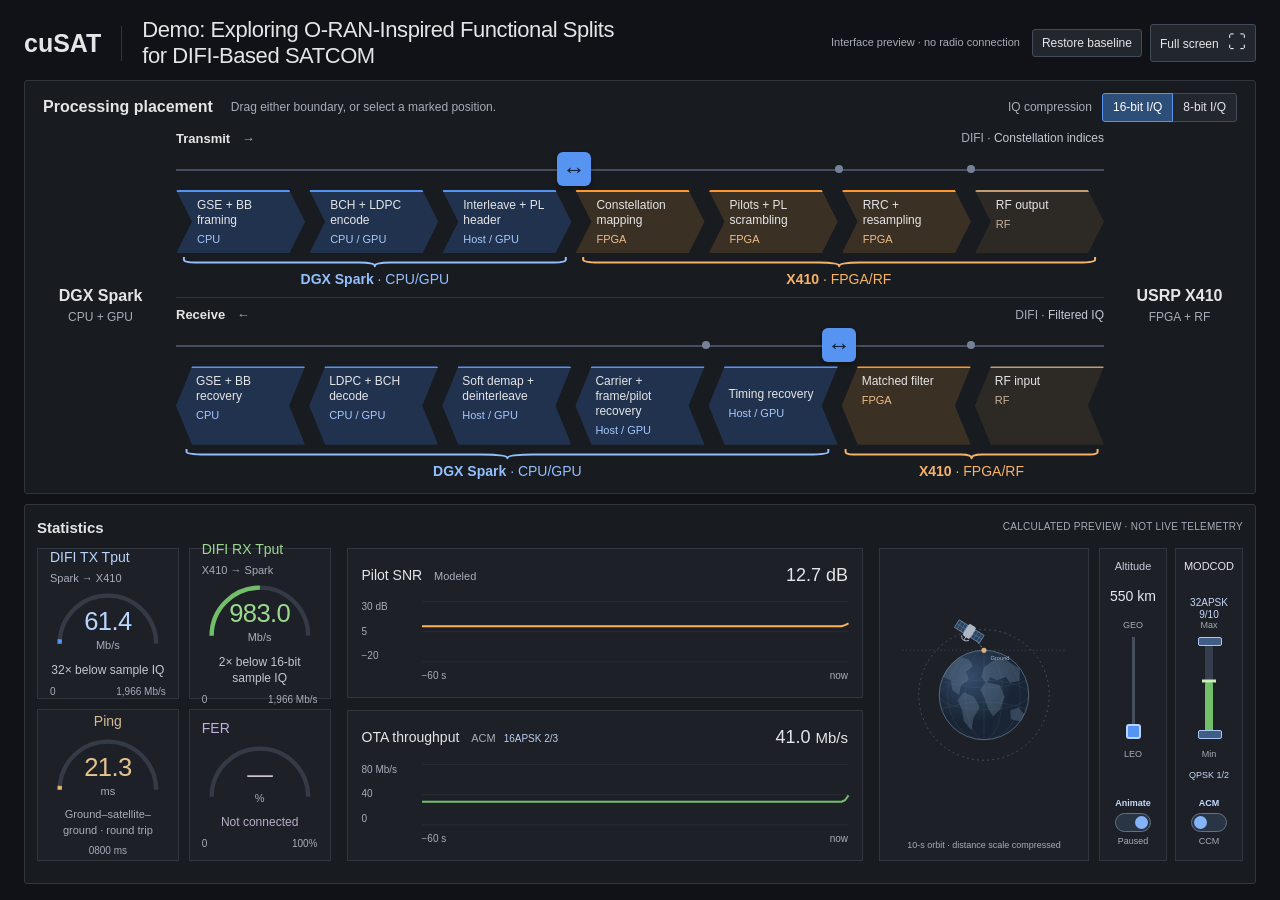
<file: deployment/difi-compression/dashboard/split-preview/index.html>
<!doctype html>
<html lang="en">
<head>
  <meta charset="utf-8">
  <meta name="viewport" content="width=device-width, initial-scale=1">
  <meta name="description" content="Explore cuSAT processing placement between a DGX Spark and an X410. Standalone interface preview with calculated payload budgets.">
  <title>cuSAT · Functional splits</title>
  <link rel="stylesheet" href="style.css">
</head>
<body>
<main>
  <header>
    <div class="identity"><span class="wordmark">cuSAT</span><h1>Demo: Exploring O-RAN-Inspired Functional Splits<br>for DIFI-Based SATCOM</h1></div>
    <div class="header-actions"><span class="preview-status">Interface preview · no radio connection</span><button id="reset" class="quiet">Restore baseline</button><span id="action" class="sr-only" role="status">Automatic ACM preview</span><button id="fullscreen" class="quiet">Full screen <span aria-hidden="true">⛶</span></button></div>
  </header>
  <section class="split-workspace" aria-labelledby="placement-title">
    <div class="section-heading"><h2 id="placement-title">Processing placement</h2><p>Drag either boundary, or select a marked position.</p><div class="precision-control"><h3>IQ compression</h3><div class="segmented" role="group" aria-label="Receive IQ precision"><button data-bits="16" aria-pressed="true" class="selected">16-bit I/Q</button><button data-bits="8" aria-pressed="false">8-bit I/Q</button></div></div><div class="placement-key"><span><i class="host-key"></i>Host / GPU</span><span><i class="fpga-key"></i>FPGA</span></div></div>
    <div class="topology">
      <aside class="device spark">
        <h3>DGX Spark</h3><p>CPU + GPU</p>
      </aside>
      <div class="processing">
        <div class="pipeline" id="tx-pipeline">
          <div class="row-heading"><h3>Transmit <span aria-hidden="true">→</span></h3><span id="tx-description">Constellation indices</span></div>
          <div class="split-rail" id="tx-split" role="slider" tabindex="0" aria-label="Transmit functional split" aria-valuemin="0" aria-valuemax="2" aria-valuenow="0" >
            <span class="rail-line"></span><div class="stops" id="tx-stops"></div><span class="split-thumb" aria-hidden="true"><span>↔</span></span>
          </div>
          <div class="blocks" id="tx-blocks"></div>
          <div class="ownership" id="tx-ownership"></div>
          <div class="boundary-line" aria-hidden="true"></div>
          <p class="transport-note" id="tx-transport"></p>
        </div>
        <div class="pipeline" id="rx-pipeline">
          <div class="row-heading"><h3>Receive <span aria-hidden="true">←</span></h3><div class="rx-heading-controls"><span id="rx-description">Filtered IQ</span></div></div>
          <div class="split-rail" id="rx-split" role="slider" tabindex="0" aria-label="Receive functional split" aria-valuemin="0" aria-valuemax="2" aria-valuenow="1" >
            <span class="rail-line"></span><div class="stops" id="rx-stops"></div><span class="split-thumb" aria-hidden="true"><span>↔</span></span>
          </div>
          <div class="blocks" id="rx-blocks"></div>
          <div class="ownership" id="rx-ownership"></div>
          <div class="boundary-line" aria-hidden="true"></div>
          <p class="transport-note" id="rx-transport"></p>
        </div>
      </div>
      <aside class="device radio">
        <h3>USRP X410</h3><p>FPGA + RF</p>
      </aside>
    </div>

  </section>
  <section class="measurements" aria-label="Calculated demo statistics">
    <div class="metrics-heading"><h2>Statistics</h2><span class="calculated">CALCULATED PREVIEW · NOT LIVE TELEMETRY</span></div>
    <div class="budget">
      <div class="budget-values">
        <article class="gauge-card tx-gauge"><h3>DIFI TX Tput <span>Spark → X410</span></h3><div class="gauge"><svg viewBox="0 0 240 140" aria-hidden="true"><path class="gauge-track" d="M20 120 A100 100 0 0 1 220 120" pathLength="100"/><path id="tx-arc" class="gauge-arc" d="M20 120 A100 100 0 0 1 220 120" pathLength="100"/></svg><strong id="tx-rate">30.7 <small>Mb/s</small></strong></div><p id="tx-reduction">64× below sample IQ</p><div class="gauge-scale"><span>0</span><span>1,966 Mb/s</span></div></article>
        <article class="gauge-card rx-gauge"><h3>DIFI RX Tput <span>X410 → Spark</span></h3><div class="gauge"><svg viewBox="0 0 240 140" aria-hidden="true"><path class="gauge-track" d="M20 120 A100 100 0 0 1 220 120" pathLength="100"/><path id="rx-arc" class="gauge-arc" d="M20 120 A100 100 0 0 1 220 120" pathLength="100"/></svg><strong id="rx-rate">983.0 <small>Mb/s</small></strong></div><p id="rx-reduction">2× below sample IQ</p><div class="gauge-scale"><span>0</span><span>1,966 Mb/s</span></div></article>        <article class="gauge-card ping-gauge"><h3>Ping</h3><div class="gauge"><svg viewBox="0 0 240 140" aria-hidden="true"><path class="gauge-track" d="M20 120 A100 100 0 0 1 220 120" pathLength="100"/><path id="ping-arc" class="gauge-arc" d="M20 120 A100 100 0 0 1 220 120" pathLength="100"/></svg><strong id="ping-rate">— <small>ms</small></strong></div><p>Ground–satellite–ground · round trip</p><div class="gauge-scale"><span>0</span><span>800 ms</span></div></article><article class="gauge-card fer-gauge"><h3>FER</h3><div class="gauge"><svg viewBox="0 0 240 140" aria-hidden="true"><path class="gauge-track" d="M20 120 A100 100 0 0 1 220 120" pathLength="100"/></svg><strong id="fer-rate">— <small>%</small></strong></div><p>Not connected</p><div class="gauge-scale"><span>0</span><span>100%</span></div></article>
      </div>
    </div>
    <div class="live-panel graph-stack">
      <section class="signal-panel"><div class="section-heading"><h3>Pilot SNR <span>Modeled</span></h3><strong id="snr-metric">—</strong></div><div class="trend-chart" role="img" aria-label="Modeled pilot SNR over the last 60 seconds, with gaps when line of sight is lost"><div class="axis-labels"><span>30 dB</span><span>5</span><span>−20</span></div><svg id="trend" viewBox="0 0 800 200" preserveAspectRatio="none" aria-hidden="true"><path class="chart-grid" d="M0 5H800 M0 100H800 M0 195H800"/><path id="snr-trend" class="trend-line snr-line"/></svg><div class="chart-time"><span>−60 s</span><span>now</span></div></div></section>
      <section class="signal-panel"><div class="section-heading"><h3>OTA throughput <span id="modcod-mode">ACM</span><span id="modcod-value">—</span></h3><strong id="ota-rate">—</strong></div><div class="trend-chart" role="img" aria-label="Calculated OTA coded-rate ceiling over the last 60 seconds; not measured throughput"><div class="axis-labels"><span>80 Mb/s</span><span>40</span><span>0</span></div><svg viewBox="0 0 800 200" preserveAspectRatio="none" aria-hidden="true"><path class="chart-grid" d="M0 5H800 M0 100H800 M0 195H800"/><path id="ota-trend" class="trend-line ota-line"/></svg><div class="chart-time"><span>−60 s</span><span>now</span></div></div></section>
    </div>
    <aside class="orbit-panel" aria-label="Satellite animation, altitude and modulation controls">
      <div class="orbit-scene-box"><svg class="orbit-scene" viewBox="0 0 300 300" role="img" aria-label="Animated schematic Earth and satellite during a visible LEO pass">
          <defs><radialGradient id="globe-shade" cx="35%" cy="30%"><stop offset="0" stop-color="#344d6b"/><stop offset="1" stop-color="#192636"/></radialGradient><clipPath id="globe-clip"><circle cx="150" cy="170" r="85"/></clipPath></defs>
          <circle id="orbit-track" cx="150" cy="150" r="102" class="orbit-track"/>
          <g class="globe" transform="translate(26.47 10) scale(.82353)"><circle cx="150" cy="170" r="85" fill="url(#globe-shade)"/><g clip-path="url(#globe-clip)"><path class="land" d="M76 116L101 98 121 102 129 115 116 126 121 141 106 153 103 170 90 161 87 142 72 136Z M111 165L131 173 142 194 130 213 126 237 112 220 108 197 100 180Z M150 117L172 102 192 104 218 120 218 143 199 147 192 136 174 142 162 136 155 148 145 136Z M153 146L180 151 189 174 181 197 167 211 157 194 150 174 143 160Z M200 199L216 194 228 209 218 220 201 216Z"/><g class="globe-grid"><ellipse cx="150" cy="170" rx="35" ry="85"/><ellipse cx="150" cy="170" rx="69" ry="85"/><ellipse cx="150" cy="170" rx="85" ry="28"/><path d="M65 142Q150 171 235 142 M65 198Q150 169 235 198 M150 85V255"/></g></g><circle cx="150" cy="170" r="85" class="globe-rim"/></g>
          <path d="M22 80H278" class="orbit-horizon"/><line id="orbit-link" x1="150" y1="80" x2="150" y2="45"/>
          <circle cx="150" cy="80" r="4" class="ground-point"/><text x="160" y="95" class="station-label">Ground</text>
          <g id="satellite-position" class="satellite"><path class="solar-panel" d="M-23-7H-7V7H-23Z M7-7H23V7H7Z"/><path class="solar-grid" d="M-18-7V7 M-12-7V7 M-23 0H-7 M12-7V7 M18-7V7 M7 0H23"/><rect class="satellite-bus" x="-6" y="-10" width="12" height="20" rx="2"/><path class="antenna" d="M0 10V16 M-7 12Q0 21 7 12"/></g>
          <g id="link-lost" hidden><rect x="58" y="12" width="184" height="26" rx="3"/><text x="150" y="29" text-anchor="middle">LINK LOST · 24× SPEED</text></g>
        </svg><p id="orbit-note">550-km LEO · schematic, not to scale</p></div>
      <div class="satellite-controls"><div class="satellite-control-column"><div class="vertical-control altitude-control" id="altitude-control"><label for="altitude">Altitude</label><output id="altitude-value" for="altitude">550 km</output><span class="vertical-max">GEO</span><input id="altitude" type="range" min="0" max="1000" step="1" value="0" aria-label="Satellite altitude, 550 kilometers to GEO" aria-orientation="vertical"><span class="vertical-min">LEO</span></div><label class="mode-switch"><span id="animation-label">Animate</span><input type="checkbox" id="animation-toggle" role="switch" aria-label="Animate satellite orbit" checked><span class="switch-track" aria-hidden="true"></span><span id="pause-label">Paused</span></label></div><div class="satellite-control-column"><div class="modulation-column"><h3>MODCOD</h3><div class="acm-thermometer" id="acm-thermometer"><label for="acm-max">Max <output id="acm-max-value">32APSK 9/10</output></label><div class="thermometer-scale"><div class="thermometer-track"><div id="modcod-fill"></div><span id="modcod-indicator"></span></div><input id="acm-min" type="range" min="0" max="7" step="1" value="0" aria-label="Minimum ACM MODCOD" aria-orientation="vertical"><input id="acm-max" type="range" min="0" max="7" step="1" value="7" aria-label="Maximum ACM MODCOD" aria-orientation="vertical"><div id="modcod-meter" role="meter" aria-label="Selected ACM MODCOD" aria-valuemin="0" aria-valuemax="7" aria-valuenow="0"></div></div><label for="acm-min">Min <output id="acm-min-value">QPSK 1/2</output></label></div><div class="vertical-control modcod-control" id="modcod-control" hidden><output id="modcod-manual-value" for="modcod">QPSK 1/2</output><span class="vertical-max">32APSK</span><div class="ccm-green-track"><div id="ccm-fill"></div><span id="ccm-indicator"></span></div><input type="range" id="modcod" min="0" max="7" step="1" value="0" aria-label="Manual CCM MODCOD" aria-orientation="vertical"><span class="vertical-min">QPSK</span></div></div><label class="mode-switch"><span id="acm-label">ACM</span><input type="checkbox" id="ccm-toggle" role="switch" aria-label="Use CCM with manual MODCOD instead of ACM"><span class="switch-track" aria-hidden="true"></span><span id="ccm-label">CCM</span></label></div></div>
    </aside>
  </section>
  <footer><span>Standalone preview · split changes do not configure hardware</span><span>cuSAT processing stages · Figure 3</span></footer>
</main>
<script src="app.js"></script>
</body>
</html>
</file>
<file: deployment/difi-compression/dashboard/split-preview/style.css>
:root { color-scheme:dark; --ground:#111217; --paper:#181b1f; --ink:#e4e5e7; --muted:#a7adb7; --line:#30353e; --blue:#5794f2; --host:#20324d; --fpga:#3b3024; --rx:#73bf69; }
* { box-sizing:border-box; }
body { margin:0; background:var(--ground); color:var(--ink); font:14px/1.4 Arial,Helvetica,sans-serif; }
h1,h2,h3,p { margin:0; } h1 { font-size:22px; line-height:1.2; font-weight:500; letter-spacing:-.02em; } h2 { font-size:16px; font-weight:550; } h3 { font-size:13px; font-weight:500; }
main { margin:0 auto; max-width:2400px; padding:16px 24px; display:grid; gap:10px; }
header { display:flex; justify-content:space-between; align-items:center; gap:20px; }
.identity { display:flex; align-items:center; gap:20px; }.wordmark { font-size:25px; font-weight:650; padding-right:20px; border-right:1px solid var(--line); }
.header-actions { display:flex; align-items:center; gap:14px; }.preview-status { font-size:12px; color:var(--muted); }
button { font:inherit; cursor:pointer; background:#22262d; color:var(--ink); border:1px solid #444b58; border-radius:3px; padding:8px 12px; }button:hover { background:#303640; border-color:#6c7687; }button:active { background:#384458; }
button:focus-visible,input:focus-visible,[role=slider]:focus-visible { outline:2px solid var(--blue); outline-offset:3px; }
.quiet { padding:5px 9px; font-size:12px; white-space:nowrap; }.quiet span { margin-left:6px; font-size:18px; }
.split-workspace,.configuration,.measurements { min-width:0; background:var(--paper); border:1px solid var(--line); border-radius:3px; }
.split-workspace { padding:12px 18px; }
.section-heading { display:flex; align-items:center; gap:18px; }.section-heading p { color:var(--muted); font-size:12px; }.placement-key { display:none; }
.topology { display:grid; grid-template-columns:115px minmax(0,1fr) 115px; gap:18px; align-items:center; margin-top:8px; }
.device { text-align:center; }.device h3 { font-size:16px; font-weight:600; }.device p { color:var(--muted); font-size:12px; margin-top:2px; }
.product-image { position:relative; height:72px; margin-bottom:8px; overflow:hidden; }.radio img { width:115px; height:72px; object-fit:contain; }.spark img { position:absolute; width:200px; height:200px; max-width:none; left:50%; top:50%; transform:translate(-50%,-50%); }
.processing { min-width:0; }.pipeline { position:relative; --boundary:42.857%; }.pipeline+.pipeline { margin-top:8px; padding-top:8px; border-top:1px solid var(--line); }
.row-heading { display:flex; justify-content:space-between; align-items:center; gap:10px; }.row-heading h3 { font-size:13px; font-weight:550; }.row-heading h3 span { margin-left:8px; color:var(--muted); }.row-heading>span { font-size:12px; color:#c4c9d2; }.row-heading>span::before { content:'DIFI · '; color:var(--muted); }
.split-rail { position:relative; height:25px; cursor:ew-resize; touch-action:none; }.rail-line { position:absolute; top:12px; left:0; right:0; height:1px; background:#454e5c; }
.stop { position:absolute; top:0; width:28px; height:25px; transform:translateX(-50%); padding:0; border:0; background:transparent; }.stop:hover { background:transparent; }.stop::before { content:''; position:absolute; top:9px; left:11px; width:6px; height:6px; background:#748197; border-radius:50%; }.stop:hover::before { background:#fff; }
.split-thumb { position:absolute; top:1px; left:var(--boundary); width:23px; height:23px; transform:translateX(-50%); background:#5794f2; color:#101d30; border-radius:4px; font-size:18px; line-height:22px; text-align:center; pointer-events:none; }
.blocks { display:grid; grid-template-columns:repeat(7,minmax(0,1fr)); gap:4px; }.block { min-width:0; min-height:56px; padding:6px; background:var(--fpga); border-top:2px solid #ff9830; border-radius:2px; }.block.host { background:var(--host); border-color:var(--blue); }.block strong { display:block; font-size:12px; font-weight:500; line-height:1.25; }.block small { display:block; font-size:11px; margin-top:4px; color:#efbd87; }.block.host small { color:#a6c9ff; }.block.rf { background:#2d2925; border-color:#c29c74; }.block.rf small { color:#c8b39b; }
.ownership { display:grid; grid-template-columns:var(--boundary) minmax(0,1fr); margin-top:4px; }.ownership>div { padding:0 4px; min-width:0; text-align:center; }.ownership svg { display:block; width:100%; height:11px; fill:none; stroke:currentColor; stroke-width:2; stroke-linecap:round; stroke-linejoin:round; }.ownership path { vector-effect:non-scaling-stroke; }.ownership span { display:block; font-size:14px; line-height:1.35; margin-top:2px; }.ownership b { font-weight:600; }.host-owner { color:#93bfff; }.fpga-owner { color:#f8b268; }
.boundary-line { display:none; }.transport-note { display:none; }
.configuration { display:grid; grid-template-columns:1fr 1.3fr 1.3fr .7fr; align-items:center; gap:28px; padding:24px 18px 9px; position:relative; }.config-title { position:absolute; top:5px; left:18px; font-size:11px; color:var(--muted); font-weight:500; letter-spacing:.025em; }.configuration h3 { margin-bottom:6px; }.configuration p { display:none; }
.segmented { display:flex; }.segmented button { border-radius:0; padding:6px 12px; font-size:12px; }.segmented button:first-child { border-radius:3px 0 0 3px; }.segmented button:last-child { margin-left:-1px; border-radius:0 3px 3px 0; }.segmented .selected { background:#2d4e78; border-color:#5794f2; color:#fff; position:relative; }
.slider-heading { display:flex; justify-content:space-between; align-items:baseline; gap:8px; margin-bottom:3px; }.slider-heading label { font-size:13px; }.slider-heading label span { margin-left:5px; font-size:11px; color:var(--muted); }output { font-size:16px; font-weight:500; color:#e5eaf2; white-space:nowrap; }
input[type=range] { width:100%; margin:0; height:17px; appearance:none; background:transparent; cursor:pointer; accent-color:var(--blue); }input[type=range]::-webkit-slider-runnable-track { height:3px; background:#454e5c; }input[type=range]::-webkit-slider-thumb { appearance:none; width:15px; height:15px; margin-top:-6px; background:var(--blue); border:2px solid #b8d5ff; border-radius:3px; }input[type=range]::-moz-range-track { height:3px; background:#454e5c; }input[type=range]::-moz-range-thumb { width:12px; height:12px; background:var(--blue); border:2px solid #b8d5ff; border-radius:3px; }
.ticks { display:flex; justify-content:space-between; font-size:10px; color:var(--muted); }.reset-control button { width:100%; font-size:12px; }
.measurements { display:grid; grid-template-columns:minmax(0,.65fr) minmax(0,1.35fr); grid-template-rows:auto minmax(0,1fr) auto; gap:10px 16px; padding:12px; }
.metrics-heading { grid-column:1/-1; display:flex; justify-content:space-between; align-items:center; gap:12px; }.metrics-heading h2 { font-size:15px; }.calculated { font-size:10px; color:#a5acb8; letter-spacing:.025em; }
.budget { min-width:0; min-height:0; }.budget-values { display:grid; grid-template-columns:1fr 1fr; gap:10px; height:100%; }.gauge-card { min-width:0; background:#1d2027; border:1px solid var(--line); padding:12px; display:flex; flex-direction:column; justify-content:center; }
.gauge-card h3 { color:#b8d5ff; font-size:15px; font-weight:500; }.rx-gauge h3 { color:#9bd98d; }.gauge-card h3 span { display:block; color:var(--muted); font-size:11px; font-weight:400; margin-top:3px; }
.gauge { position:relative; width:100%; max-width:240px; margin:auto; }.gauge svg { display:block; width:100%; height:auto; }.gauge-track,.gauge-arc { fill:none; stroke-width:9; stroke-linecap:butt; }.gauge-track { stroke:#353b45; }.gauge-arc { stroke:var(--blue); stroke-dasharray:1.6 100; transition:stroke-dasharray 500ms ease; }.rx-gauge .gauge-arc { stroke:var(--rx); }
.gauge strong { position:absolute; left:0; bottom:9%; width:100%; text-align:center; font-size:36px; font-weight:500; letter-spacing:-.03em; line-height:1; font-variant-numeric:tabular-nums; color:#b8d5ff; }.rx-gauge .gauge strong { color:#9bd98d; }.gauge strong small { display:block; margin-top:6px; font-size:12px; font-weight:400; color:var(--muted); letter-spacing:0; }
.budget-values p { font-size:12px; color:#c2c7d0; text-align:center; margin-top:8px; }.gauge-scale { display:flex; justify-content:space-between; font-size:10px; color:var(--muted); margin-top:6px; }.gauge-load { display:flex; justify-content:space-between; gap:8px; font-size:11px; color:var(--muted); padding-top:8px; margin-top:10px; border-top:1px solid var(--line); }.gauge-load b { font-size:14px; font-weight:500; color:#b8d5ff; }.rx-gauge .gauge-load b { color:#9bd98d; }
.live-panel { min-width:0; min-height:0; display:grid; grid-template-rows:auto minmax(0,1fr) auto; gap:8px; border:1px solid var(--line); background:#1d2027; padding:12px; }
.live-panel .section-heading { justify-content:space-between; }.live-panel .section-heading h3 { font-size:14px; }.plot-key { display:flex; gap:16px; color:#c2c7d0; font-size:12px; }.plot-key i { display:inline-block; width:16px; height:3px; vertical-align:middle; margin-right:6px; }.tx-key { background:var(--blue); }.rx-key { background:var(--rx); }
.trend-chart { min-height:100px; position:relative; padding-left:48px; }.trend-chart>svg { width:100%; height:calc(100% - 20px); overflow:visible; }.chart-grid { fill:none; stroke:#353b45; stroke-width:1; }.trend-line { fill:none; stroke-width:2; stroke-linejoin:round; vector-effect:non-scaling-stroke; }.tx-line { stroke:var(--blue); }.rx-line { stroke:var(--rx); }.axis-labels { position:absolute; left:0; top:0; bottom:20px; display:flex; flex-direction:column; justify-content:space-between; font-size:10px; color:var(--muted); }.chart-time { position:absolute; left:48px; right:0; bottom:0; display:flex; justify-content:space-between; font-size:10px; color:var(--muted); }
.link-stats { display:grid; grid-template-columns:1fr 1fr 1fr; gap:18px; padding-top:10px; border-top:1px solid var(--line); }.link-stats h3 { font-size:11px; color:var(--muted); }.link-stats strong { font-size:24px; font-weight:500; font-variant-numeric:tabular-nums; line-height:1.4; }.link-stats strong small { font-size:11px; color:var(--muted); }.link-stats p { font-size:10px; color:var(--muted); margin-top:2px; }.link-stats .disconnected { display:block; padding-top:6px; font-size:14px; color:#b4bcc9; }
.snr-track { height:4px; background:#353b45; margin-top:5px; }.snr-track>div { height:100%; background:#ffb357; transition:width 350ms ease; }
.budget-note { grid-column:1/-1; color:#959daa; font-size:10px; line-height:1.3; }
footer { display:none; }a { color:#94bdff; }
@media (min-width:1100px) {
  main { height:100dvh; min-height:730px; grid-template-rows:54px 294px 85px minmax(0,1fr); }
}
@media (min-width:1600px) and (min-height:950px) {
  main { padding:18px 28px; gap:12px; grid-template-rows:62px 328px 92px minmax(0,1fr); }
  h1 { font-size:24px; }.wordmark { font-size:28px; }
  .split-workspace { padding:14px 20px; }.section-heading h2 { font-size:17px; }.topology { grid-template-columns:135px minmax(0,1fr) 135px; gap:24px; margin-top:10px; }
  .block { min-height:64px; padding:8px; }.block strong { font-size:13px; }.block small { font-size:12px; }.ownership span { font-size:15px; }.ownership svg { height:12px; }.pipeline+.pipeline { margin-top:10px; padding-top:10px; }
  .device h3 { font-size:18px; }.product-image { height:85px; }.radio img { width:135px; height:85px; }.spark img { width:230px; height:230px; }
  .configuration { padding:26px 20px 10px; }.config-title { left:20px; }.configuration label,.configuration h3 { font-size:14px; }output { font-size:18px; }
  .measurements { gap:12px 16px; padding:14px; }.metrics-heading h2 { font-size:16px; }.gauge-card { padding:16px; }.gauge { max-width:245px; }.gauge strong { font-size:44px; }.gauge-card h3 { font-size:17px; }.gauge-card h3 span { font-size:12px; }
  .live-panel { padding:16px; gap:12px; }.live-panel .section-heading h3 { font-size:16px; }.link-stats h3 { font-size:12px; }.link-stats strong { font-size:29px; }.link-stats p { font-size:11px; }.link-stats .disconnected { font-size:16px; }
  .calculated,.budget-note,.axis-labels,.chart-time { font-size:11px; }
}
@media (max-width:1099px) {
  main { padding:16px; }.identity { gap:14px; }h1 { font-size:18px; }.wordmark { font-size:22px; padding-right:14px; }.header-actions { flex-direction:column; align-items:flex-end; gap:6px; }
  .topology { grid-template-columns:1fr 1fr; }.processing { grid-column:1/-1; grid-row:2; }.device { display:flex; gap:14px; justify-content:center; align-items:center; }.product-image { width:100px; margin:0; }.device p { margin:0; }
  .configuration { grid-template-columns:1fr 1fr; gap:20px; padding-top:30px; }.measurements { grid-template-columns:1fr; }.budget-values { min-height:230px; }.gauge { max-width:210px; margin:10px auto; }.live-panel { grid-template-rows:auto 220px auto; }.section-heading { flex-wrap:wrap; gap:8px; }
}
@media (max-width:680px) {
  main { padding:10px; }.identity { align-items:flex-start; }header { flex-direction:column; align-items:stretch; gap:10px; }h1 { font-size:16px; }.wordmark { font-size:20px; }.header-actions { flex-direction:row; justify-content:space-between; align-items:center; }.preview-status { font-size:11px; }
  .split-workspace { padding:12px; }.device { flex-direction:column; gap:4px; }.device h3 { font-size:15px; }.device p { font-size:11px; }.processing { overflow-x:auto; padding-bottom:6px; }.pipeline { min-width:650px; }
  .configuration { grid-template-columns:1fr; padding:32px 14px 14px; }.config-title { left:14px; }.reset-control button { width:100%; }.metrics-heading { align-items:flex-start; flex-direction:column; gap:3px; }.budget-values { gap:8px; }.gauge-card { padding:10px; }.gauge strong { font-size:28px; }.gauge-card h3 { font-size:14px; }.budget-values p { font-size:11px; }.gauge-load { flex-direction:column; gap:2px; }.gauge-scale { font-size:9px; }
  .live-panel { padding:10px; grid-template-rows:auto 180px auto; }.link-stats { grid-template-columns:1fr 1fr; gap:12px; }.link-stats article:last-child { grid-column:1/-1; }.link-stats strong { font-size:22px; }.live-panel .section-heading h3 { font-size:13px; }
}
@media (prefers-reduced-motion:reduce) { * { transition:none !important; } }
@media (min-width:1100px) {
  main { grid-template-rows:54px auto 85px minmax(0,1fr); }
}
@media (min-width:1600px) and (min-height:950px) {
  main { grid-template-rows:62px auto 92px minmax(0,1fr); }
}
@media (min-width:1100px) and (max-height:849px) {
  main { padding:10px 18px; gap:8px; grid-template-rows:48px auto 78px minmax(0,1fr); }
  h1 { font-size:19px; }.wordmark { font-size:23px; }
  .split-workspace { padding:9px 14px; }.topology { margin-top:5px; grid-template-columns:100px minmax(0,1fr) 100px; gap:14px; }
  .section-heading h2 { font-size:15px; }.row-heading h3 { font-size:12px; }.row-heading>span { font-size:11px; }
  .split-rail,.stop { height:20px; }.rail-line { top:10px; }.stop::before { top:7px; }.split-thumb { height:20px; width:20px; top:0; line-height:20px; }
  .block { min-height:52px; padding:5px; }.block small { margin-top:3px; font-size:10px; }
  .ownership { margin-top:3px; }.ownership svg { height:9px; }.ownership span { font-size:13px; margin-top:1px; }
  .pipeline+.pipeline { margin-top:6px; padding-top:6px; }
  .configuration { padding:22px 14px 6px; gap:22px; }.config-title { left:14px; }.ticks { font-size:9px; }
  .measurements { padding:9px; gap:8px 12px; }.metrics-heading h2 { font-size:14px; }.calculated { font-size:9px; }
  .gauge-card { padding:9px; }.gauge { max-width:150px; }.gauge strong { font-size:28px; }.gauge strong small { font-size:10px; }.gauge-scale,.gauge-load { display:none; }.gauge-card h3 { font-size:13px; }.gauge-card h3 span { font-size:10px; }.budget-values p { font-size:10px; margin-top:3px; }
  .live-panel { padding:9px; gap:6px; }.trend-chart { min-height:70px; }.link-stats { padding-top:6px; gap:12px; }.link-stats h3 { font-size:10px; }.link-stats strong { font-size:20px; }.link-stats p { font-size:9px; }.link-stats .disconnected { font-size:12px; padding-top:4px; }.live-panel .section-heading h3 { font-size:12px; }.plot-key { font-size:11px; }.budget-note { font-size:9px; }
}
/* Satellite link context beside the telemetry-style plots. */
.measurements { grid-template-columns:minmax(0,.54fr) minmax(0,1fr) minmax(220px,.46fr); }
.gauge-card h3 { font-size:14px; }
.modcod-label { display:flex; gap:10px; align-items:center; }
.mode-buttons { display:flex; }.mode-buttons button { padding:2px 6px; font-size:10px; border-radius:0; }.mode-buttons button:first-child { border-radius:3px 0 0 3px; }.mode-buttons button:last-child { border-radius:0 3px 3px 0; margin-left:-1px; }.mode-buttons button[aria-pressed=true] { background:#2d4e78; color:#fff; border-color:#5794f2; z-index:1; }
input:disabled { cursor:default; opacity:.45; }
.ota-key { background:#73bf69; }.snr-key { background:#ffb357; }.ota-line { stroke:#73bf69; }.snr-line { stroke:#ffb357; }
.trend-chart { padding-right:38px; }.snr-axis { position:absolute; right:0; top:0; bottom:20px; display:flex; flex-direction:column; justify-content:space-between; color:#d5b181; font-size:10px; }.chart-time { right:38px; }
.orbit-panel { min-width:0; min-height:0; display:flex; flex-direction:column; border:1px solid var(--line); background:#1d2027; padding:12px; }
.orbit-heading { display:flex; justify-content:space-between; align-items:center; gap:8px; }.orbit-heading h3 { font-size:14px; }.orbit-heading h3 span { color:var(--muted); font-size:11px; margin-left:5px; }.orbit-heading button { font-size:11px; padding:4px 8px; }
.orbit-scene { display:block; width:100%; flex:1; min-height:0; max-height:280px; margin:auto; }
.orbit-track { fill:none; stroke:#55606c; stroke-width:1; stroke-dasharray:4 5; }.orbit-horizon { stroke:#414a57; stroke-width:1; fill:none; }#orbit-link { stroke:#73bf69; stroke-width:1.5; stroke-dasharray:3 3; }.ground-point { fill:#ffb357; }.station-label { fill:#d9dee6; font-size:10px; }
.orbit-readouts { display:grid; grid-template-columns:1fr 1fr; gap:8px 12px; }.orbit-readouts h4 { color:var(--muted); font-size:10px; font-weight:400; margin:0; }.orbit-readouts strong { font-size:15px; font-weight:500; font-variant-numeric:tabular-nums; }.orbit-panel input { margin-top:9px; }.orbit-panel>p { color:var(--muted); font-size:9px; margin-top:4px; }
@media (min-width:1600px) and (min-height:950px) {
  .gauge-card h3 { font-size:16px; }.orbit-panel { padding:16px; }.orbit-heading h3 { font-size:16px; }.orbit-readouts h4 { font-size:11px; }.orbit-readouts strong { font-size:17px; }.orbit-panel>p { font-size:10px; }
  .link-stats { gap:12px; }.link-stats h3 { font-size:11px; }.link-stats p { font-size:10px; }
}
@media (min-width:1100px) and (max-height:849px) {
  .gauge-card h3 { font-size:12px; }.gauge { max-width:130px; }.gauge strong { font-size:25px; }.budget-values p { font-size:9px; }
  .orbit-panel { padding:9px; }.orbit-heading h3 { font-size:12px; }.orbit-heading h3 span { font-size:10px; }.orbit-heading button { padding:3px 6px; font-size:10px; }.orbit-readouts { gap:4px 10px; }.orbit-readouts h4 { font-size:9px; }.orbit-readouts strong { font-size:12px; }.orbit-panel input { margin-top:4px; }.orbit-panel>p { font-size:8px; }
  .link-stats { gap:8px; }.link-stats strong { font-size:18px; }.link-stats .disconnected { font-size:11px; }
  .budget-note { font-size:8px; }
}
@media (max-width:1099px) {
  .measurements { grid-template-columns:1fr 1fr; }.budget { grid-column:1/-1; }.live-panel { grid-column:1; }.orbit-panel { grid-column:2; }.orbit-scene { min-height:180px; }.gauge-card h3 { font-size:15px; }
}
@media (max-width:680px) {
  .measurements { grid-template-columns:1fr; }.budget,.live-panel,.orbit-panel { grid-column:1; }.orbit-scene { height:250px; flex:none; max-height:250px; }.orbit-readouts strong { font-size:15px; }.live-panel .section-heading { align-items:flex-start; flex-direction:column; }.plot-key { gap:12px; }.gauge-card h3 { font-size:12px; }
}
/* ACM runs the pass by default; CCM reveals manual controls beside the scene. */
.configuration { grid-template-columns:1fr 1.4fr .7fr; }
.active-modcod h3 { margin-bottom:3px; }.active-modcod h3 span { margin-left:8px; color:#9bbdf2; font-size:11px; }.active-modcod>strong { font-size:19px; font-weight:500; font-variant-numeric:tabular-nums; }
.orbit-panel { gap:8px; }
.orbit-stage { display:grid; grid-template-columns:minmax(0,1fr); justify-items:center; align-items:center; flex:1; min-height:0; }
.orbit-stage.manual { grid-template-columns:48px minmax(0,1fr) 54px; gap:4px; }
.orbit-stage .orbit-scene { width:100%; height:auto; aspect-ratio:1; max-height:100%; min-height:0; max-width:350px; flex:none; margin:0; }
.vertical-control { display:grid; grid-template-rows:auto auto auto minmax(50px,1fr) auto; height:100%; max-height:320px; width:100%; min-height:0; text-align:center; gap:4px; align-items:center; }
[hidden] { display:none !important; }
.vertical-control label { font-size:10px; color:#c3cbd8; }.vertical-control output { font-size:10px; white-space:normal; line-height:1.2; min-height:24px; }.vertical-control>span { font-size:9px; color:var(--muted); }
.vertical-control input[type=range] { writing-mode:vertical-lr; direction:rtl; width:22px; height:100%; min-height:50px; margin:0; justify-self:center; }
.vertical-control input[type=range]::-webkit-slider-runnable-track { width:3px; height:100%; }
.vertical-control input[type=range]::-webkit-slider-thumb { margin:0 0 0 -6px; }
.vertical-control input[type=range]::-moz-range-track { width:3px; height:100%; }
.mode-switch { position:relative; display:flex; align-items:center; justify-content:center; gap:10px; cursor:pointer; font-size:12px; color:var(--muted); flex:none; padding-top:4px; }
.mode-switch>span.active { color:#c4daff; font-weight:600; }.mode-switch input { position:absolute; left:50%; transform:translateX(-50%); width:44px; height:24px; opacity:0; cursor:pointer; z-index:1; }
.switch-track { display:block; width:44px; height:22px; border:1px solid #657183; border-radius:12px; background:#293545; }
.switch-track::after { content:''; display:block; width:16px; height:16px; background:#85b3f9; border-radius:50%; margin:2px; transition:transform 150ms ease; }
.mode-switch input:checked+.switch-track::after { transform:translateX(21px); }
.mode-switch input:focus-visible+.switch-track { outline:2px solid #8dbbff; outline-offset:3px; }
.orbit-panel>p { text-align:center; margin:0; }
@media (min-width:1100px) {
  main { grid-template-rows:54px auto 70px minmax(0,1fr); }
}
@media (min-width:1600px) and (min-height:950px) {
  main { grid-template-rows:62px auto 78px minmax(0,1fr); }
  .active-modcod>strong { font-size:21px; }
}
@media (min-width:1100px) and (max-height:849px) {
  main { grid-template-rows:48px auto 66px minmax(0,1fr); }
  .active-modcod>strong { font-size:17px; }.orbit-panel { gap:5px; }
  .vertical-control { gap:2px; }.vertical-control label,.vertical-control output { font-size:9px; }.vertical-control>span { font-size:8px; }.vertical-control output { min-height:21px; }.mode-switch { font-size:11px; }
}
@media (max-width:1099px) {
  .configuration { grid-template-columns:1fr 1fr; }.reset-control { grid-column:1/-1; }.orbit-stage { min-height:210px; }.orbit-stage.manual { min-height:230px; }
}
@media (max-width:680px) {
  .configuration { grid-template-columns:1fr 1fr; gap:14px; }
  .orbit-stage { min-height:250px; }.orbit-stage.manual { min-height:250px; grid-template-columns:48px minmax(0,1fr) 54px; }
  .orbit-panel { padding:12px; }.orbit-stage .orbit-scene { max-width:300px; }.vertical-control { min-height:200px; }
}
/* The animation and two permanent control columns occupy separate boxes. */
.measurements { grid-template-columns:minmax(0,.5fr) minmax(0,.88fr) minmax(310px,.62fr); }
.orbit-panel { display:grid; grid-template-columns:minmax(0,1fr) 128px; gap:10px; padding:0; border:0; background:transparent; }
.orbit-scene-box { min-width:0; min-height:0; display:flex; flex-direction:column; justify-content:center; background:#1d2027; border:1px solid var(--line); padding:8px; }
.orbit-scene-box .orbit-scene { width:100%; height:auto; aspect-ratio:1; min-height:0; max-height:350px; margin:auto; flex:none; }
.orbit-scene-box>p { font-size:9px; color:var(--muted); text-align:center; margin-top:6px; }
.satellite-controls { display:grid; grid-template-columns:1fr 1fr; gap:6px; min-width:0; min-height:0; }
.satellite-control-column { display:flex; flex-direction:column; gap:8px; min-width:0; min-height:0; padding:9px 4px; background:#1d2027; border:1px solid var(--line); }
.satellite-control-column>.vertical-control,.satellite-control-column>.modulation-column { flex:1; min-height:0; max-height:none; }
.modulation-column { display:flex; flex-direction:column; gap:5px; text-align:center; }.modulation-column>h3 { font-size:10px; }
.modcod-control { grid-template-rows:auto auto minmax(50px,1fr) auto; max-height:none; }
.satellite-control-column .mode-switch { flex-direction:column; gap:4px; font-size:9px; padding:0; }
.satellite-control-column .mode-switch input { top:17px; margin:0; }.satellite-control-column .switch-track { width:36px; height:19px; }.satellite-control-column .switch-track::after { width:13px; height:13px; margin:2px; }.satellite-control-column .mode-switch input:checked+.switch-track::after { transform:translateX(17px); }
.vertical-control.automatic input:disabled { opacity:1; }
.vertical-control.automatic input::-webkit-slider-thumb { background:#e3b16f; border-color:#f8cfa0; }.vertical-control.automatic input::-moz-range-thumb { background:#e3b16f; border-color:#f8cfa0; }
.acm-thermometer { flex:1; min-height:0; display:flex; flex-direction:column; gap:5px; }
.acm-thermometer>label { color:var(--muted); font-size:9px; }.acm-thermometer output { display:block; min-height:25px; font-size:9px; line-height:1.3; color:#c5d8f8; white-space:normal; }
.thermometer-scale { position:relative; flex:1; min-height:50px; margin:5px 0; }
.thermometer-track { position:absolute; top:0; bottom:0; width:8px; left:50%; transform:translateX(-50%); background:#353e4d; border-radius:4px; }
#modcod-fill { position:absolute; bottom:0; width:100%; background:#73bf69; border-radius:4px; transition:height 200ms ease; }#modcod-indicator { position:absolute; left:-3px; width:14px; height:3px; transform:translateY(50%); background:#c7efbb; }
.thermometer-scale input[type=range] { position:absolute; top:0; left:50%; transform:translateX(-50%); writing-mode:vertical-lr; direction:rtl; width:26px; height:100%; margin:0; pointer-events:none; background:transparent; }
.thermometer-scale input::-webkit-slider-runnable-track { width:1px; height:100%; background:transparent; }.thermometer-scale input::-webkit-slider-thumb { width:24px; height:9px; margin:0 0 0 -11px; border:1px solid #a7c7f4; background:#405d86; border-radius:2px; pointer-events:auto; }.thermometer-scale input::-moz-range-track { width:1px; height:100%; background:transparent; }.thermometer-scale input::-moz-range-thumb { width:24px; height:9px; background:#405d86; border:1px solid #a7c7f4; pointer-events:auto; }
#acm-min { z-index:2; }#acm-max { z-index:3; }#modcod-meter { position:absolute; pointer-events:none; }
.acm-thermometer.outage #modcod-fill { background:#596273; }.acm-thermometer.outage #modcod-indicator { background:#838d9e; }
#link-lost rect { fill:#42242b; stroke:#ae5361; stroke-width:1; }#link-lost text { fill:#ffc2c9; font-size:11px; font-weight:600; }
@media (min-width:1100px) and (max-height:849px) { .orbit-panel { grid-template-columns:minmax(0,1fr) 116px; gap:6px; }.satellite-control-column { padding-top:6px; padding-bottom:6px; gap:5px; }.vertical-control output { min-height:15px; }.satellite-control-column .mode-switch { font-size:8px; gap:3px; }.satellite-control-column .mode-switch input { top:14px; }.acm-thermometer { gap:2px; }.acm-thermometer output { min-height:21px; font-size:8px; }.thermometer-scale { margin:3px 0; }.orbit-scene-box>p { font-size:8px; } }
@media (max-width:1099px) { .measurements { grid-template-columns:1fr; }.budget,.live-panel,.orbit-panel { grid-column:1; }.orbit-panel { grid-template-columns:minmax(0,1fr) 140px; min-height:310px; }.satellite-control-column { min-height:280px; }.orbit-scene-box .orbit-scene { max-width:330px; }.satellite-control-column .mode-switch { font-size:10px; } }
@media (max-width:680px) { .orbit-panel { min-height:300px; grid-template-columns:minmax(0,1fr) 120px; gap:6px; }.satellite-control-column { min-height:260px; }.orbit-scene-box { padding:4px; } }
/* Chevron sides make signal direction visible in every processing block. */
#tx-blocks .block { clip-path:polygon(0 0,calc(100% - 16px) 0,100% 50%,calc(100% - 16px) 100%,0 100%,16px 50%); padding-left:21px; padding-right:20px; }
#rx-blocks .block { clip-path:polygon(16px 0,100% 0,calc(100% - 16px) 50%,100% 100%,16px 100%,0 50%); padding-left:20px; padding-right:21px; }
@media (min-width:1100px) and (max-height:849px) {
  .thermometer-scale { min-height:30px; }.acm-thermometer output { min-height:18px; }.satellite-control-column .mode-switch { gap:2px; }.satellite-control-column .mode-switch input { top:13px; }
}
@media (min-width:1100px) { main { grid-template-rows:54px auto auto minmax(0,1fr); } }
@media (min-width:1600px) and (min-height:950px) { main { grid-template-rows:62px auto auto minmax(0,1fr); } }
@media (min-width:1100px) and (max-height:849px) { main { grid-template-rows:48px auto auto minmax(0,1fr); } }
/* Restrained technical drawing, using the same colors as the time-series panels. */
.globe .land { fill:#738ca5; opacity:.32; }.globe-grid { fill:none; stroke:#6a8098; stroke-width:.65; opacity:.4; }.globe-rim { fill:none; stroke:#879cb2; stroke-width:1; }
.orbit-track { stroke:#69788d; stroke-width:.8; stroke-dasharray:3 5; }.orbit-horizon { stroke:#485767; stroke-dasharray:2 4; }
.solar-panel { fill:#2a4260; stroke:#a0b7d1; stroke-width:.8; }.solar-grid { fill:none; stroke:#6f90b5; stroke-width:.6; }.satellite-bus { fill:#abb7c6; stroke:#e1e7ef; stroke-width:.7; }.antenna { fill:none; stroke:#c1cbd9; stroke-width:1.2; }
.station-label { font-size:9px; fill:#aebdce; }.ground-point { fill:#dbb27c; }#orbit-link { stroke:#9ac78e; stroke-width:1.1; }
/* Both columns use identical title, readout, track and footer positions. */
.orbit-panel { grid-template-columns:minmax(0,1fr) 144px; }
.satellite-controls { gap:8px; }
.satellite-control-column { padding:10px 5px; }
.satellite-control-column>.vertical-control,.satellite-control-column>.modulation-column { position:relative; display:block; }
.altitude-control>label,.modulation-column>h3 { position:absolute; top:0; left:0; width:100%; font-size:11px; font-weight:500; line-height:15px; text-align:center; }
.altitude-control>output { position:absolute; top:21px; left:0; width:100%; height:34px; min-height:0; display:flex; justify-content:center; align-items:center; font-size:14px; }
.altitude-control>.vertical-max { position:absolute; top:60px; left:0; width:100%; line-height:12px; }
.altitude-control>input[type=range] { position:absolute; top:78px; bottom:48px; left:50%; transform:translateX(-50%); width:24px; height:calc(100% - 126px); min-height:25px; margin:0; }
.altitude-control>.vertical-min { position:absolute; bottom:27px; left:0; width:100%; line-height:12px; }
.modulation-column>.acm-thermometer,.modulation-column>.modcod-control { position:absolute; inset:0; display:block; max-height:none; }
.acm-thermometer>label:first-child { position:absolute; top:21px; left:0; width:100%; height:45px; line-height:12px; }
.acm-thermometer>label:last-child { position:absolute; bottom:0; left:0; width:100%; height:40px; line-height:12px; }
.acm-thermometer output { font-size:10px; line-height:12px; min-height:24px; margin-top:2px; }
.thermometer-scale { position:absolute; top:78px; bottom:48px; left:0; width:100%; margin:0; min-height:25px; }
.modcod-control>output { position:absolute; top:21px; left:0; width:100%; height:34px; min-height:0; display:flex; justify-content:center; align-items:center; font-size:10px; line-height:12px; }
.modcod-control>.vertical-max { position:absolute; top:60px; left:0; width:100%; line-height:12px; }
.modcod-control>input[type=range] { position:absolute; top:78px; bottom:48px; left:50%; transform:translateX(-50%); width:24px; height:calc(100% - 126px); min-height:25px; margin:0; }
.modcod-control>.vertical-min { position:absolute; bottom:27px; left:0; width:100%; line-height:12px; }
.satellite-control-column .mode-switch { height:55px; min-height:55px; justify-content:center; gap:3px; }
.satellite-control-column .mode-switch input { top:17px; }
@media (min-width:1100px) and (max-height:849px) {
  .orbit-panel { grid-template-columns:minmax(0,1fr) 132px; }.satellite-controls { gap:6px; }.satellite-control-column { padding:6px 4px; }
  .altitude-control>label,.modulation-column>h3 { font-size:10px; }.altitude-control>output,.modcod-control>output { top:16px; height:27px; }.acm-thermometer>label:first-child { top:15px; }
  .altitude-control>.vertical-max,.modcod-control>.vertical-max { top:48px; }
  .altitude-control>input[type=range],.modcod-control>input[type=range] { top:64px; bottom:41px; height:calc(100% - 105px); }
  .thermometer-scale { top:64px; bottom:41px; }.altitude-control>.vertical-min,.modcod-control>.vertical-min { bottom:24px; }.acm-thermometer>label:last-child { height:36px; }
  .satellite-control-column .mode-switch { height:50px; min-height:50px; }.satellite-control-column .mode-switch input { top:14px; }
}
@media (max-width:1099px) { .orbit-panel { grid-template-columns:minmax(0,1fr) 144px; }.satellite-control-column { min-height:300px; } }
@media (max-width:680px) { .orbit-panel { grid-template-columns:minmax(0,1fr) 138px; }.satellite-controls { gap:6px; }.satellite-control-column { padding:8px 4px; } }
/* Match the MODCOD readout and endpoint labels to the elevation column. */
.acm-thermometer>label:first-child { height:34px; font-size:0; }
.acm-thermometer>label:first-child>output { display:flex; align-items:center; justify-content:center; height:34px; min-height:0; margin:0; font-size:10px; line-height:12px; }
.acm-thermometer>label:first-child::after { content:'Max'; position:absolute; top:39px; left:0; width:100%; font-size:9px; line-height:12px; }
.acm-thermometer>label:last-child { font-size:0; }
.acm-thermometer>label:last-child::before { content:'Min'; position:absolute; bottom:27px; left:0; width:100%; font-size:9px; line-height:12px; }
.acm-thermometer>label:last-child>output { position:absolute; bottom:0; left:0; width:100%; height:24px; min-height:0; display:flex; align-items:center; justify-content:center; margin:0; font-size:9px; line-height:12px; }
@media (min-width:1100px) and (max-height:849px) {
  .acm-thermometer>label:first-child,.acm-thermometer>label:first-child>output { height:27px; }.acm-thermometer>label:first-child::after { top:33px; }.acm-thermometer>label:last-child::before { bottom:24px; }
}
/* Put compression next to placement and dedicate metrics to SNR, MODCOD and RTT. */
.sr-only { position:absolute; width:1px; height:1px; padding:0; margin:-1px; overflow:hidden; clip:rect(0,0,0,0); white-space:nowrap; border:0; }
.split-workspace>.section-heading .precision-control { margin-left:auto; display:flex; align-items:center; gap:10px; }
.split-workspace>.section-heading .precision-control h3 { margin:0; font-size:12px; color:var(--muted); }.split-workspace>.section-heading .segmented button { padding:5px 10px; }
.header-actions { gap:8px; }.header-actions .preview-status { margin-right:4px; font-size:11px; }#reset { white-space:nowrap; }
.live-panel.graph-stack { grid-template-rows:minmax(0,1fr) minmax(0,1fr); padding:0; border:0; background:transparent; gap:12px; }
.signal-panel { min-height:0; display:grid; grid-template-rows:auto minmax(0,1fr); gap:12px; padding:14px; border:1px solid var(--line); background:#1d2027; }
.signal-panel .section-heading { justify-content:space-between; }.signal-panel h3 { font-size:14px; }.signal-panel h3 span { margin-left:8px; font-size:11px; color:var(--muted); }.signal-panel strong { font-size:18px; font-weight:500; font-variant-numeric:tabular-nums; }
.signal-panel .trend-chart { padding-left:60px; padding-right:0; min-height:60px; }.signal-panel .chart-time { left:60px; right:0; }.snr-line { stroke:#ffb357; }.modcod-line { stroke:#5794f2; }
.budget-values { grid-template-rows:repeat(2,minmax(0,1fr)); }
.ping-gauge { grid-column:1/-1; display:grid; grid-template-columns:.85fr 1.15fr; grid-template-rows:auto auto; column-gap:8px; align-items:center; }
.ping-gauge h3 { color:#d3bc95; grid-column:1; align-self:end; }.ping-gauge p { grid-column:1; text-align:left; margin:8px 0 0; align-self:start; color:var(--muted); font-size:11px; }.ping-gauge .gauge { grid-column:2; grid-row:1/3; max-width:180px; }.ping-gauge .gauge strong { color:#e4c28e; }.ping-gauge .gauge-arc { stroke:#e4b66f; }.ping-gauge .gauge-scale { display:none; }
.orbit-scene-box .orbit-scene { max-height:380px; }
@media (min-width:1100px) { main { grid-template-rows:54px auto minmax(0,1fr); } }
@media (min-width:1600px) and (min-height:950px) { main { grid-template-rows:62px auto minmax(0,1fr); }.signal-panel strong { font-size:23px; }.signal-panel h3 { font-size:16px; }.ping-gauge .gauge { max-width:200px; } }
@media (min-width:1100px) and (max-height:849px) { main { grid-template-rows:48px auto minmax(0,1fr); }.signal-panel { padding:9px; gap:8px; }.signal-panel h3 { font-size:12px; }.signal-panel strong { font-size:15px; }.signal-panel h3 span { font-size:10px; }.signal-panel .trend-chart { min-height:50px; }.ping-gauge .gauge { max-width:140px; }.ping-gauge p { font-size:9px; } }
@media (max-width:1099px) { .budget-values { min-height:400px; }.live-panel.graph-stack { min-height:430px; }.signal-panel .section-heading { flex-wrap:nowrap; }.header-actions { flex-direction:row; flex-wrap:wrap; align-items:center; }.split-workspace>.section-heading .precision-control { margin-left:0; } }
@media (max-width:680px) { .header-actions { justify-content:space-between; }.header-actions .preview-status { width:100%; }.budget-values { min-height:350px; }.ping-gauge h3 { font-size:14px; }.signal-panel strong { font-size:16px; }.split-workspace>.section-heading .precision-control { width:100%; justify-content:space-between; } }
/* Four equal metric cards: DIFI above, ping and FER below. */
.ping-gauge { grid-column:auto; display:flex; flex-direction:column; justify-content:center; }
.ping-gauge h3,.ping-gauge p,.ping-gauge .gauge { grid-column:auto; grid-row:auto; align-self:auto; }
.ping-gauge .gauge { max-width:240px; }.ping-gauge h3 { color:#d3bc95; }.ping-gauge p { text-align:center; font-size:11px; margin-top:8px; }.ping-gauge .gauge-scale { display:flex; }
.fer-gauge h3 { color:#c0b0dd; }.fer-gauge .gauge strong { color:#c8c2d3; }.fer-gauge p { color:#b9aecb; }
.budget-values .gauge strong { font-size:clamp(20px,2vw,34px); bottom:4%; line-height:1.05; letter-spacing:-.025em; }
.budget-values .gauge strong small { font-size:11px; line-height:1.1; margin-top:4px; }
.ota-line { stroke:#73bf69; }
#modcod-value { font-size:10px; color:#b9cfef; }
.ccm-green-track { position:absolute; top:78px; bottom:48px; width:8px; left:50%; transform:translateX(-50%); background:#353e4d; border-radius:4px; pointer-events:none; }
#ccm-fill { position:absolute; bottom:0; width:100%; background:#73bf69; border-radius:4px; transition:height 200ms ease; }#ccm-indicator { position:absolute; left:-3px; width:14px; height:3px; transform:translateY(50%); background:#c7efbb; }
.modcod-control input::-webkit-slider-runnable-track { background:transparent; }.modcod-control input::-webkit-slider-thumb { background:#73bf69; border-color:#c7efbb; }.modcod-control input::-moz-range-track { background:transparent; }.modcod-control input::-moz-range-thumb { background:#73bf69; border-color:#c7efbb; }
@media (min-width:1100px) and (max-height:849px) { .ccm-green-track { top:64px; bottom:41px; }.budget-values .gauge strong { font-size:clamp(20px,1.9vw,28px); }.ping-gauge .gauge { max-width:150px; }.ping-gauge p { font-size:9px; }.ping-gauge .gauge-scale { display:none; } }
@media (max-width:1099px) { .budget-values { min-height:460px; }.budget-values .gauge strong { font-size:30px; } }
@media (max-width:680px) { .budget-values { min-height:390px; }.budget-values .gauge strong { font-size:24px; }.ping-gauge p { font-size:10px; }#modcod-value { display:none; } }

@media (min-width:1100px) and (max-height:849px) { .budget-values .gauge { max-width:112px; margin:5px auto; }.budget-values .gauge strong { font-size:23px; }.ping-gauge p { margin-top:3px; } }

.rx-heading-controls { display:flex; align-items:center; gap:16px; font-size:12px; color:#c4c9d2; }
.rx-heading-controls>span::before { content:'DIFI · '; color:var(--muted); }
#timing-options { display:flex; align-items:center; gap:8px; }
#timing-options[hidden] { display:none; }
#timing-options>span { color:var(--muted); font-size:11px; }
#timing-options .segmented button { padding:3px 9px; font-size:11px; }
#timing-options .selected { background:#39402d; border-color:#ff9830; color:#ffd7aa; }
@media (min-width:1100px) and (max-height:849px) { .rx-heading-controls { font-size:10px; gap:10px; }#timing-options>span { display:none; } }
@media (max-width:680px) { .rx-heading-controls { gap:8px; font-size:10px; }#timing-options>span { display:none; } }

#timing-block { text-align:left; font-family:inherit; border-left:0; border-right:0; border-bottom:0; border-radius:0; color:inherit; }
#timing-block:disabled { opacity:1; cursor:default; }
#timing-block:not(:disabled) { cursor:pointer; background:#3c3020; }
#timing-block:not(:disabled):hover { background:#554126; }
#timing-block:focus-visible { outline:none; box-shadow:inset 0 0 0 3px #ffd79d; }
#timing-block .timing-mode { display:block; margin-top:5px; font-size:11px; font-weight:600; color:#ffd79d; }
#timing-block.gardner:not(:disabled) { background:#403447; border-top-color:#b5a0e7; }
#timing-block.gardner .timing-mode { color:#d9c8ff; }
@media (prefers-reduced-motion:no-preference) { #timing-block { transition:background-color .2s,border-color .2s; } }

.split-rail { height:42px; cursor:grab; }
.split-rail.dragging { cursor:grabbing; }
.rail-line { top:21px; height:2px; }
.stop { height:42px; width:36px; }
.stop::before { top:17px; left:14px; width:8px; height:8px; }
.split-thumb { top:4px; width:34px; height:34px; line-height:34px; font-size:23px; border-radius:6px; left:var(--drag-position,var(--boundary)); box-shadow:0 2px 5px #0005; }
.split-rail:focus-visible { outline:1px solid #96bfff; outline-offset:2px; border-radius:4px; }
@media (min-width:1100px) and (max-height:849px) { .split-rail,.stop { height:34px; }.rail-line { top:17px; }.stop::before { top:13px; }.split-thumb { top:2px; width:30px; height:30px; line-height:30px; font-size:21px; } }
@media (prefers-reduced-motion:no-preference) { .split-thumb { transition:left .18s ease-out; }.split-rail.dragging .split-thumb { transition:none; } }
</file>
